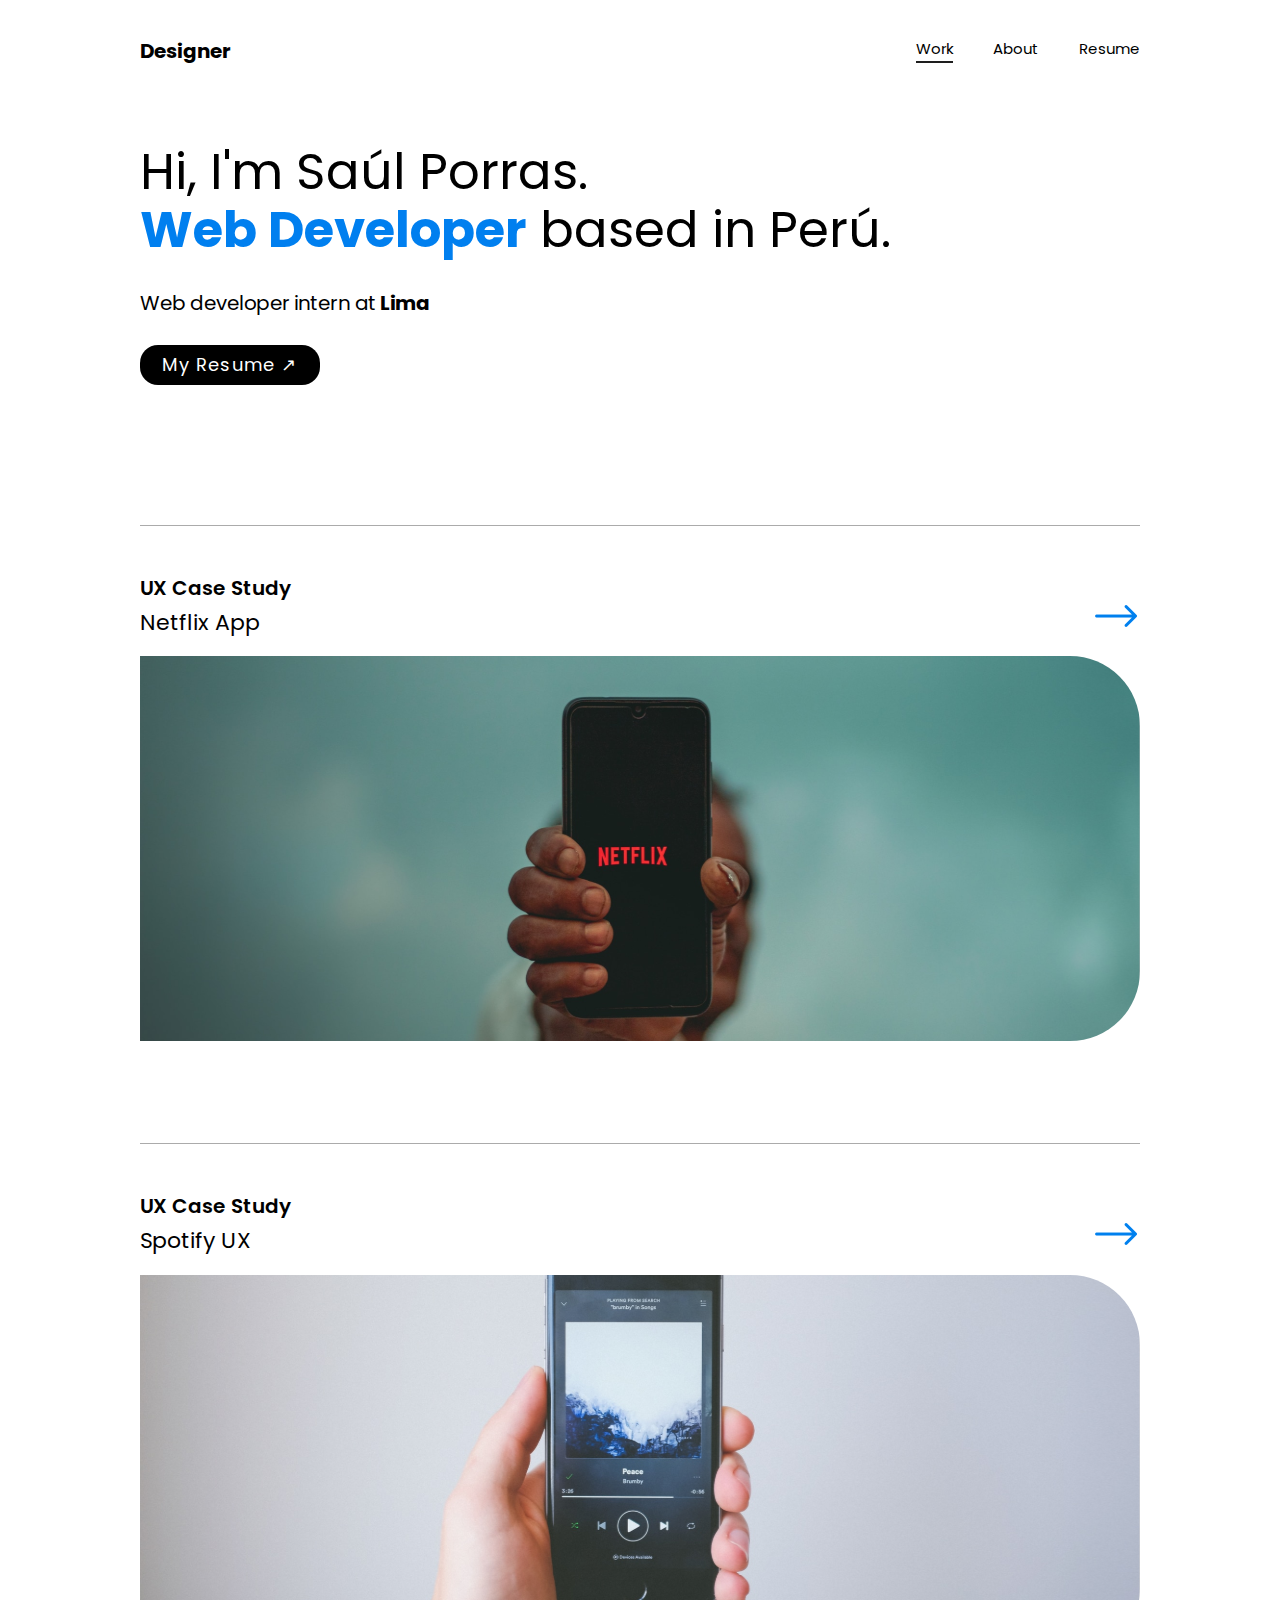
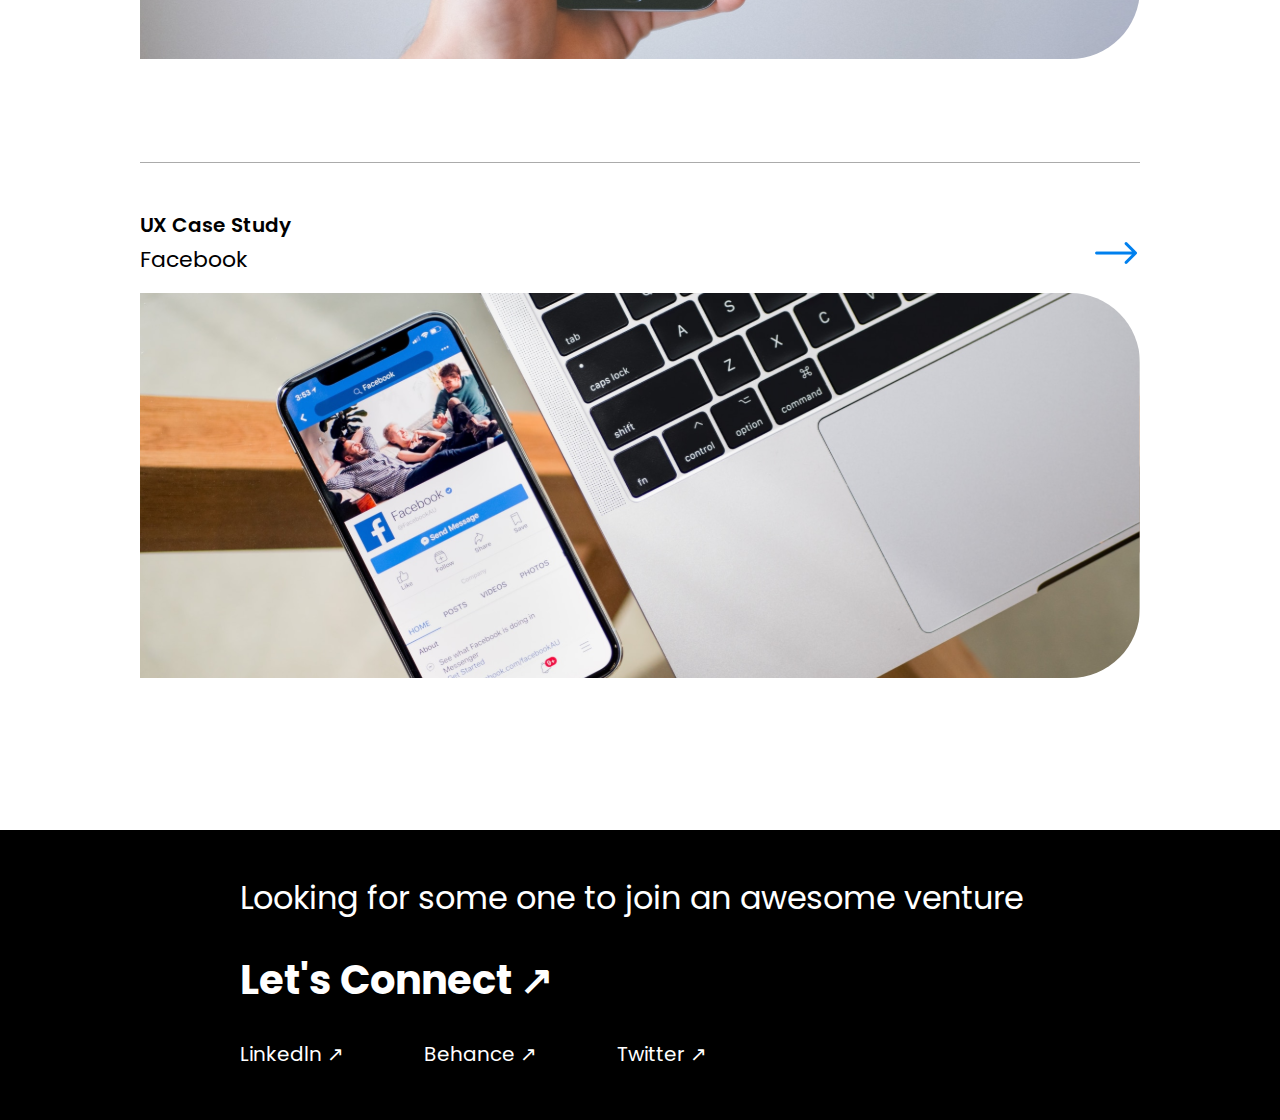
<file: index.html>
<!DOCTYPE html>
<html lang="en">
<head>
    <meta charset="UTF-8">
    <meta http-equiv="X-UA-Compatible" content="IE=edge">
    <meta name="viewport" content="width=device-width, initial-scale=1.0">
    <link rel="stylesheet" href="css/normalize.css">
    <link rel="stylesheet" href="css/styles.css">
    <title>Portafolio</title>
</head>
<body>

    <header class="header">
            <nav class="container-nav">
                <span class="container-nav__logo"> Designer</span>
                <ul class="container-nav__items">
                    <li class="nav-active"><a class="container-nav__item" href="#!">Work</a></li>
                    <li><a class="container-nav__item" href="about.html">About</a></li>
                    <li><a class="container-nav__item" href="resume.html">Resume</a></li>
                </ul>
            </nav>

            <section class="header-information">

                <h1 class="header-information__h1">
                    Hi, I'm Saúl Porras. 
                    <span class="line-space">
                        <span class="color-blue">Web Developer</span> based in Perú.
                    </span>
                </h1>

                <p class="header-information__p">Web developer intern at <span class="weight-700">Lima</span></p>
                <a class="btn" href="resume.html">My Resume &#8599</a>
            </section>
    </header>

    <main class="main">
            <article class="container-article">
                <div>
                    <h2 class="container-main__h2">UX Case Study</h2>
                    <p class="container-main__p">Netflix App</p>
                </div>
                <span class="container-main__arrow"> <img class="arrow-img" src="img/arrow.png" alt=""></span>
                <picture class="container-main__picture">
                    <img class="container-main__img" src="img/neflix.svg" alt="netflix">
                </picture>
            </article>

            <article class="container-article">
                <div class="">
                    <h2 class="container-main__h2">UX Case Study</h2>
                    <p class="container-main__p">Spotify UX</p>
                </div>
                <span class="container-main__arrow"> <img class="arrow-img" src="img/arrow.png" alt=""></span>
                <picture class="container-main__picture">
                    <img class="container-main__img" src="img/spotify.svg" alt="spotify">
                </picture>
            </article>

            <article class="container-article">
                <div>
                    <h2 class="container-main__h2">UX Case Study</h2>
                    <p class="container-main__p">Facebook</p>
                </div>
                <span class="container-main__arrow"> <img class="arrow-img" src="img/arrow.png" alt=""></span>
                <picture class="container-main__picture">
                    <img class="container-main__img" src="img/facebook.svg" alt="facebook">
                </picture>
            </article>
    </main>

    <footer class="footer">
        <section class="container-footer">
            <p class="container-footer__p">Looking for some one to join an awesome venture</p>
            <a class="container-footer_link" href="#!">Let's Connect &#8599</a>
            <nav class="container-footer__items">
                <a class="container-footer__item" href="#!">Linkedln &#8599</a>
                <a class="container-footer__item" href="#!">Behance &#8599</a>
                <a class="container-footer__item" href="#!">Twitter &#8599</a>
            </nav>
        </section>
    </footer>
</body>
</html>
</file>
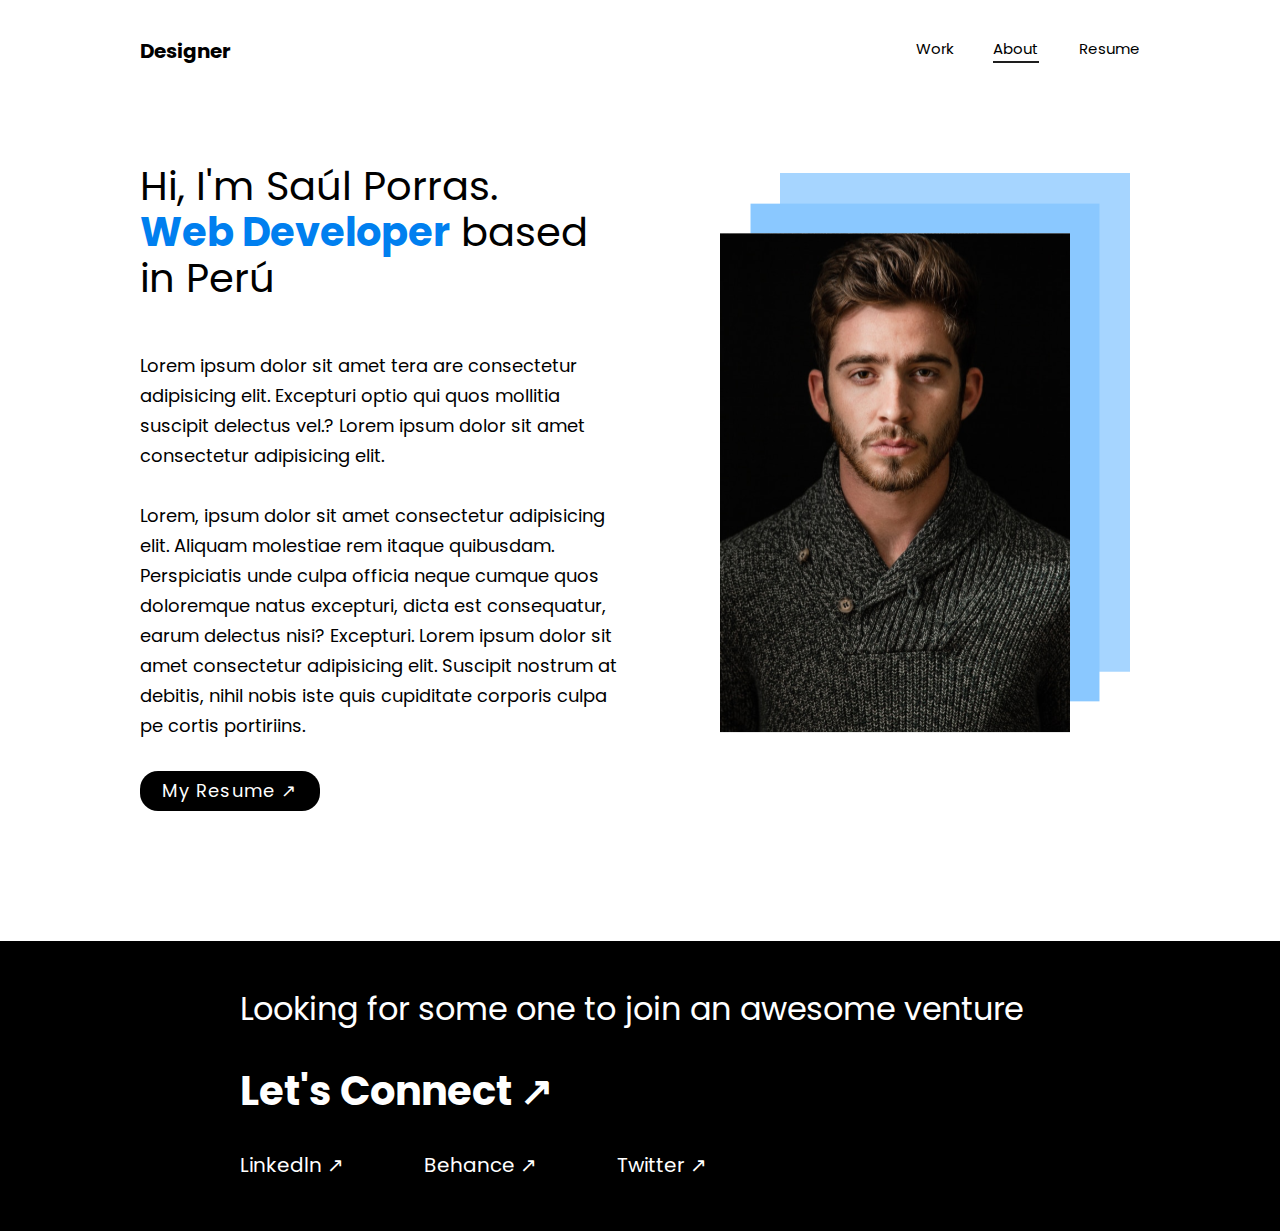
<file: about.html>
<!DOCTYPE html>
<html lang="en">
<head>
    <meta charset="UTF-8">
    <meta http-equiv="X-UA-Compatible" content="IE=edge">
    <meta name="viewport" content="width=device-width, initial-scale=1.0">
    <link rel="stylesheet" href="css/normalize.css">
    <link rel="stylesheet" href="css/styles.css">
    <link rel="stylesheet" href="css/about-styles.css">
    <title>About</title>
</head>
<body>
    
    <header class="header">
        <nav class="container-nav">
            <span class="container-nav__logo"> Designer</span>
            <ul class="container-nav__items">
                <li><a class="container-nav__item" href="index.html">Work</a></li>
                <li class="nav-active"><a class="container-nav__item" href="#!">About</a></li>
                <li><a class="container-nav__item" href="resume.html">Resume</a></li>
            </ul>
        </nav>
    </header>

    <main class="main">

        <article class="about-container__information">
            <h1 class="header-information__h1">
                Hi, I'm Saúl Porras. <span class="color-blue">Web Developer</span> based in Perú
            </h1>
            
            <p class="about-container__p">Lorem ipsum dolor sit amet tera are consectetur adipisicing elit. Excepturi optio qui quos mollitia suscipit delectus vel.? Lorem ipsum dolor sit amet consectetur adipisicing elit.</p>

            <p class="about-container__p">Lorem, ipsum dolor sit amet consectetur adipisicing elit. Aliquam molestiae rem itaque quibusdam. Perspiciatis unde culpa officia neque cumque quos doloremque natus excepturi, dicta est consequatur, earum delectus nisi? Excepturi. Lorem ipsum dolor sit amet consectetur adipisicing elit. Suscipit nostrum at debitis, nihil nobis iste quis cupiditate corporis culpa pe cortis portiriins.</p>
            
            <a class="btn" href="resume.html">My Resume &#8599</a>
        </article>

        <picture class="about-container__picture">
            <img class="about-container__img3" src="img/cuadro-fondo-3.svg" alt="imagen">
            <img class="about-container__img2" src="img/cuadro-fondo-2.svg" alt="imagen">
            <img class="about-container__img1" src="img/imagen-fondo1.svg" alt="imagen">
        </picture>
        
    </main>

    <footer class="footer">
            <section class="container-footer">
                <p class="container-footer__p">Looking for some one to join an awesome venture</p>
                <a class="container-footer_link" href="#!">Let's Connect &#8599</a>
                <nav class="container-footer__items">
                    <a class="container-footer__item" href="#!">Linkedln &#8599</a>
                    <a class="container-footer__item" href="#!">Behance &#8599</a>
                    <a class="container-footer__item" href="#!">Twitter &#8599</a>
                </nav>
            </section>
    </footer>

</body>
</html>
</file>
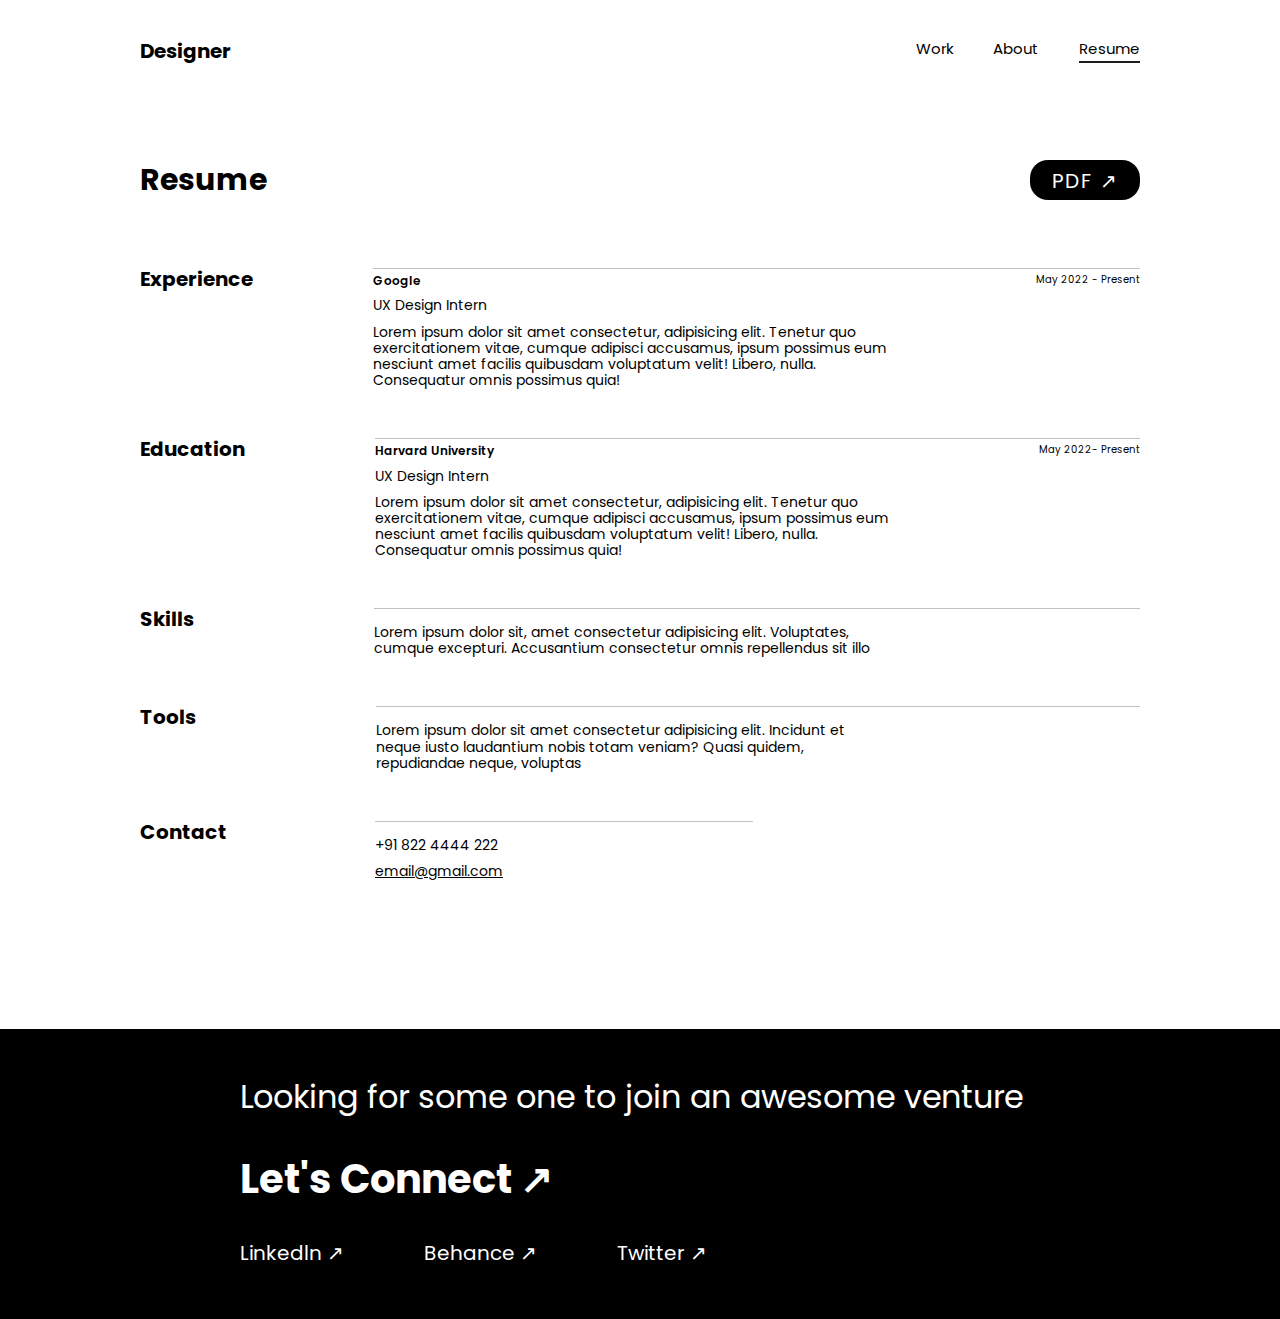
<file: resume.html>
<!DOCTYPE html>
<html lang="en">

<head>
    <meta charset="UTF-8">
    <meta http-equiv="X-UA-Compatible" content="IE=edge">
    <meta name="viewport" content="width=device-width, initial-scale=1.0">
    <link rel="stylesheet" href="css/normalize.css">
    <link rel="stylesheet" href="css/styles.css">
    <link rel="stylesheet" href="css/resume-styles.css">
    <title>Resume</title>
</head>

<body>

    <header class="header">
        <nav class="container-nav">
            <span class="container-nav__logo"> Designer</span>
            <ul class="container-nav__items">
                <li><a class="container-nav__item" href="index.html">Work</a></li>
                <li><a class="container-nav__item" href="about.html">About</a></li>
                <li class="nav-active"><a class="container-nav__item" href="#!">Resume</a></li>
            </ul>
        </nav>
    </header>

    <main class="main">

        <section class="container-cv">

            <header class="cv__header">
                <h1 class="cv__h1">Resume</h1>
                <a class="btn" href="download/resumen.pdf" download>PDF &#8599</a>
            </header>

            <article class="cv__article">
                <h2 class="cv__h2">Experience</h2>

                <div class="cv__article--separator">
                    <div class="cv__job--separator">
                        <p class="cv__job">Google</p>
                        <p>May 2022 - Present</p>
                    </div>
                    <p class="cv__p">UX Design Intern</p>

                    <p class="cv__p">Lorem ipsum dolor sit amet consectetur, adipisicing elit. Tenetur quo
                    exercitationem vitae, cumque adipisci accusamus, ipsum possimus eum nesciunt amet facilis
                    quibusdam voluptatum velit! Libero, nulla. Consequatur omnis possimus quia!</p>
                </div>
            </article>

            <article class="cv__article">
                <h2 class="cv__h2">Education</h2>

                <div class="cv__article--separator margin">
                    <div class="cv__job--separator">
                        <p class="cv__job">Harvard University</p>
                        <p>May 2022- Present</p>
                    </div>
                    <p class="cv__p">UX Design Intern</p>

                    <p class="cv__p">Lorem ipsum dolor sit amet consectetur, adipisicing elit. Tenetur quo
                    exercitationem vitae, cumque adipisci accusamus, ipsum possimus eum nesciunt amet facilis
                    quibusdam voluptatum velit! Libero, nulla. Consequatur omnis possimus quia!</p>
                </div>
            </article>

            <article class="cv__article">
                    <h2 class="cv__h2">Skills</h2>
                <div class="cv__article--separator margin-2">
                    <p class="cv__p">Lorem ipsum dolor sit, amet consectetur adipisicing elit. Voluptates, cumque excepturi.
                        Accusantium consectetur omnis repellendus sit illo</p>
                </div>
            </article>

            <article class="cv__article">
                <h2 class="cv__h2">Tools</h2>
                <div class="cv__article--separator margin-2">
                    <p class="cv__p">Lorem ipsum dolor sit amet consectetur adipisicing elit. Incidunt et neque iusto
                    laudantium nobis totam veniam? Quasi quidem, repudiandae neque, voluptas </p>
                </div>
            </article>

            <article class="cv__article">
                <h2 class="cv__h2">Contact</h2>

                <div class="cv__article--separator cv__job--separator margin-3">
                    <p class="cv__p">+91 822 4444 222</p>
                    <p class="cv__p cv__email">email@gmail.com</p>
                </div>
            </article>
        </section>

    </main>

    <footer class="footer">
        <section class="container-footer">
            <p class="container-footer__p">Looking for some one to join an awesome venture</p>
            <a class="container-footer_link" href="#!">Let's Connect &#8599</a>
            <nav class="container-footer__items">
                <a class="container-footer__item" href="#!">Linkedln &#8599</a>
                <a class="container-footer__item" href="#!">Behance &#8599</a>
                <a class="container-footer__item" href="#!">Twitter &#8599</a>
            </nav>
        </section>
    </footer>

</body>

</html>
</file>
<file: css/styles.css>
@import url('https://fonts.googleapis.com/css2?family=Poppins:wght@400;600;700&display=swap');
/* font-family: 'Poppins', sans-serif; (400-600-700) */

/* General */
:root {
    --blue:#007FEF;
    --black:#000000;
    --white:#FFFFFF;
}

html {
    box-sizing: border-box;
    font-size: 62.5%;
}

*, *::before, *::after {
    box-sizing: inherit;
    margin: 0;
    padding: 0;
}

body {
    font-family: 'Poppins', sans-serif;
}


img{
    max-width: 100%;
}

li {
    list-style: none;
}

/* Estilos */
.header,
.main {
    padding-top: 4rem ;
    margin: 0 auto;
    width: 90%;
    max-width: 100rem;
}

/* HEADER-NAVEGACIÓN */
.header {
    padding-bottom: 10rem;
}
.container-nav {
    display: flex;
    justify-content: space-between;
    margin-bottom: 8rem;
}

.container-nav__logo {
    font-size: 2rem;
    font-weight: 700;
}
.container-nav__items {
    display: flex;
    justify-content: space-evenly;
    gap: 4rem;
}

.nav-active {
    text-align: center;
    border-bottom: 2px solid rgba(0, 0, 0, 0.884);
}

.container-nav__item {
    font-size: 1.5rem;
    text-decoration: none;
    font-weight: 400;
    color: var(--black);
}

/* HEADER-INFORMATION */
.header-information__h1 {
    font-size: 5rem;
    font-weight: 400;
}

.line-space {
    display: block;
}

.color-blue {
    color: var(--blue);
    font-weight: 700;
}

.header-information__p {
    font-size: 2rem;
    font-weight: 400;
    letter-spacing: -0.5px;
}

.weight-700 {
    font-weight: 700;
}

.btn {
    width: 18rem;
    height: 4rem;
    color: var(--white);
    background-color: var(--black);
    text-align: center;
    display: block;
    font-size: 1.8rem;
    letter-spacing: 1.2px;
    margin-top: 3rem;
    padding: 1rem 2rem 1rem 2rem;
    border-radius: 1.8rem;
    text-decoration: none;
}

/* Main */
.main {
    display: flex;
    flex-direction: column;
    gap: 10rem;
}

.container-article {
    display: flex;
    flex-direction: row;
    flex-wrap: wrap;
    align-items: center;
    justify-content: space-between;
    border-top: 1px solid rgba(44, 44, 44, 0.397);
    padding: 5rem 0 0 0;
}

.container-main__h2{
    font-size: 2rem;
    font-weight: 600;
}

.container-main__p{
    margin: 1rem 0 2rem 0;
    font-size: 2.2rem;
}

.container-main__arrow {
    font-size: 7rem;
}

.arrow-img {
    filter: invert(27%) sepia(56%) saturate(3184%) hue-rotate(192deg) brightness(106%) contrast(104%);
}

.container-main__img {
    width: 100%;
    max-width: 100%;
    border-radius: 0 7rem 7rem 0;
}

/* Footer */
.footer {
    margin-top: 15rem;
    width: 100vw;
    max-width: 100vw;
    height: 29rem;
    background-color: var(--black);
}

.container-footer {
    max-width: 80rem;
    margin: 0 auto;
    padding: 5rem 0;
    display: flex;
    flex-direction: column;
    align-items: flex-start;
    gap: 4rem;
}

.container-footer__p {
    margin:0;
    color: var(--white);
    font-size: 3.2rem;
}

.container-footer_link {
    color: var(--white);
    text-decoration: none;
    font-size: 4rem;
    font-weight: 700;
}

.container-footer__items {
    display: flex;
    gap: 8rem;
    font-size: 2rem;
}

.container-footer__item {
    text-decoration: none;
    color: var(--white);
}


/* Movil */
@media (max-width: 420px) {

    /* General */
    .header {
        padding: 3rem 1rem 10rem 1rem;
    }

    .container-nav__items {
        gap: 3rem;
    }
    
    /* HEADER-INFORMATION */
    .header-information__h1 {
        font-size: 5.5rem;
        font-weight: 400;
        text-align: center;
    }

    .header-information__p {
        text-align: center;
    }

    .btn {
        margin: 2rem auto;
    }
    
    .footer {
        height: 35rem;
    }

    .container-footer {
        text-align: center;
        padding: 1rem;
        align-items: center;
    }

    .container-footer__p {
        font-size: 3rem;
    }
    
    .container-footer_link {
        font-size: 3.8rem;
        text-align: center;
    }
    .container-footer__items {
        display: flex;
        flex-direction: column;
        gap: 1rem;
        font-size: 2rem;
    }
}
</file>
<file: css/about-styles.css>
/* Header (INDEX)*/
.header {
    padding: 4rem 0 2rem 0;
}
.header-information__h1 {
    font-size: 4rem;
    margin: 0 8rem 5rem 0;
}

/* Main */
.main {
    width: 90%;
    display: flex;
    flex-direction: row;
    flex-wrap: nowrap;
    padding: 0 0 0 0;
}

.about-container__information {
    width: 60%;
}

.about-container__p {
    font-size: 1.8rem;
    line-height: 3rem;
    margin: 3rem 5rem 3rem 0;
}
.about-container__picture {
    width: 40%;
    height: 100%;
    position: relative;
}

.about-container__img1 {
    width: 35rem;
    position: absolute;
    left: -6rem;
    top: 7rem;
}

.about-container__img2 {
    width: 35rem;
    position: absolute;
    left: -3rem;
    top: 4rem;
}

.about-container__img3 {
    width: 35rem;
    position: absolute;
    left: 0rem;
    top: 1rem;
}

/* Footer */
.footer {
    margin-top: 13rem;
}

/* Movil */
@media (max-width:420px) {
    /* General */
    .header {
        padding: 3rem 1rem 0rem 1rem;
    }

    .container-nav__items {
        gap: 3rem;
    }

    /* EStilos */
    .header-information__h1 {
        width: 90vw;
        text-align: center;
        margin: 0 0 32rem 0;
    }

    .main {
        width: 90%;
        display: flex;
        flex-direction: column;
        flex-wrap: nowrap;
        gap: 5rem;
        padding: 0 0 0 0;
    }
    
    
    .about-container__p {
        width: 90vw;
        font-size: 1.8rem;
        line-height: 3rem;
        margin: 2rem 0 0 0;
    }

    .about-container__img1 {
        width: 35rem;
        position: absolute;
        left: 7rem;
        top: -88rem;
    }
    
    .about-container__img2 {
        width: 35rem;
        position: absolute;
        left: 10rem;
        top: -90rem;
    }
    
    .about-container__img3 {
        width: 35rem;
        position: absolute;
        left: 13rem;
        top: -92rem;
    }
    
    /* Footer */

    .footer {
        margin-top: 0rem;
    }

}
</file>
<file: css/resume-styles.css>
/* Ajustes de otras hojas de estilo */
.header {
    padding: 4rem 0 0 0;
}

.main {
    padding: 0;
}

.btn {
    margin: 0;
    font-size: 2rem;
    width: 11rem;
    height: 4rem;
}

/* CV */
.container-cv {
    width: 100%;
    display: flex;
    flex-direction: column;
    justify-content: space-between;
    gap: 5rem;
}

.cv__header {
    display: flex;
    justify-content: space-between;
    align-items: center;
}
.cv__article {
    display: flex;
    gap: 12rem;
    align-items: flex-start;
}

.cv__article--separator {
    padding-top: .5rem ;
    border-top: 1px solid rgba(0, 0, 0, 0.247);
    display: flex;
    flex-direction: column;
}

.cv__job--separator {
    display: flex;
    justify-content: space-between;
}

.cv__h1 {
    font-size: 3rem;
    font-weight: 700;
}

.cv__h2 {
    font-size: 2rem;
    font-weight: 700;  
}

.cv__p {
    font-size: 1.4rem;
    margin-top: 1rem;
    margin-right: 25rem;
}

.cv__job {
    font-size: 1.2rem;
    font-weight: 600;
}

.cv__email {
    text-decoration: underline;
}

.margin {
    margin-left: 1rem;
}

.margin-2 {
    margin-left: 6rem;
}

.margin-3 {
    margin-left: 2.8rem;
}


@media (max-width:420px) {
    /* General */
    .header {
        padding: 3rem 1rem 0rem 1rem;
    }

    .container-nav__items {
        gap: 3rem;
    }

    .container-nav {
        margin-bottom: 5rem;
    }

    /* CV */
.container-cv {
    gap: 5rem;
}

.cv__article {
    max-width: 100vw;
    display: flex;
    flex-direction: column;
    gap: 5rem;
    align-items: center;
}

.cv__article--separator {
    max-width: 100%;
    padding-top: .5rem ;
    padding-bottom: 1rem;
    border-top: none;
    border-bottom: 1px solid rgba(0, 0, 0, 0.247);
    display: flex;
    flex-direction: column;
}

.border-none {
    border-bottom: none;
}
.cv__p {
    font-size: 1.4rem;
    margin-top: 1rem;
    margin-right: 0;
}

.margin,
.margin-2,
.margin-3{
    margin-left: 0;
}

.margin-3 {
    border-bottom: none;
}
.footer {
    margin-top: 5rem;
}
}
</file>
